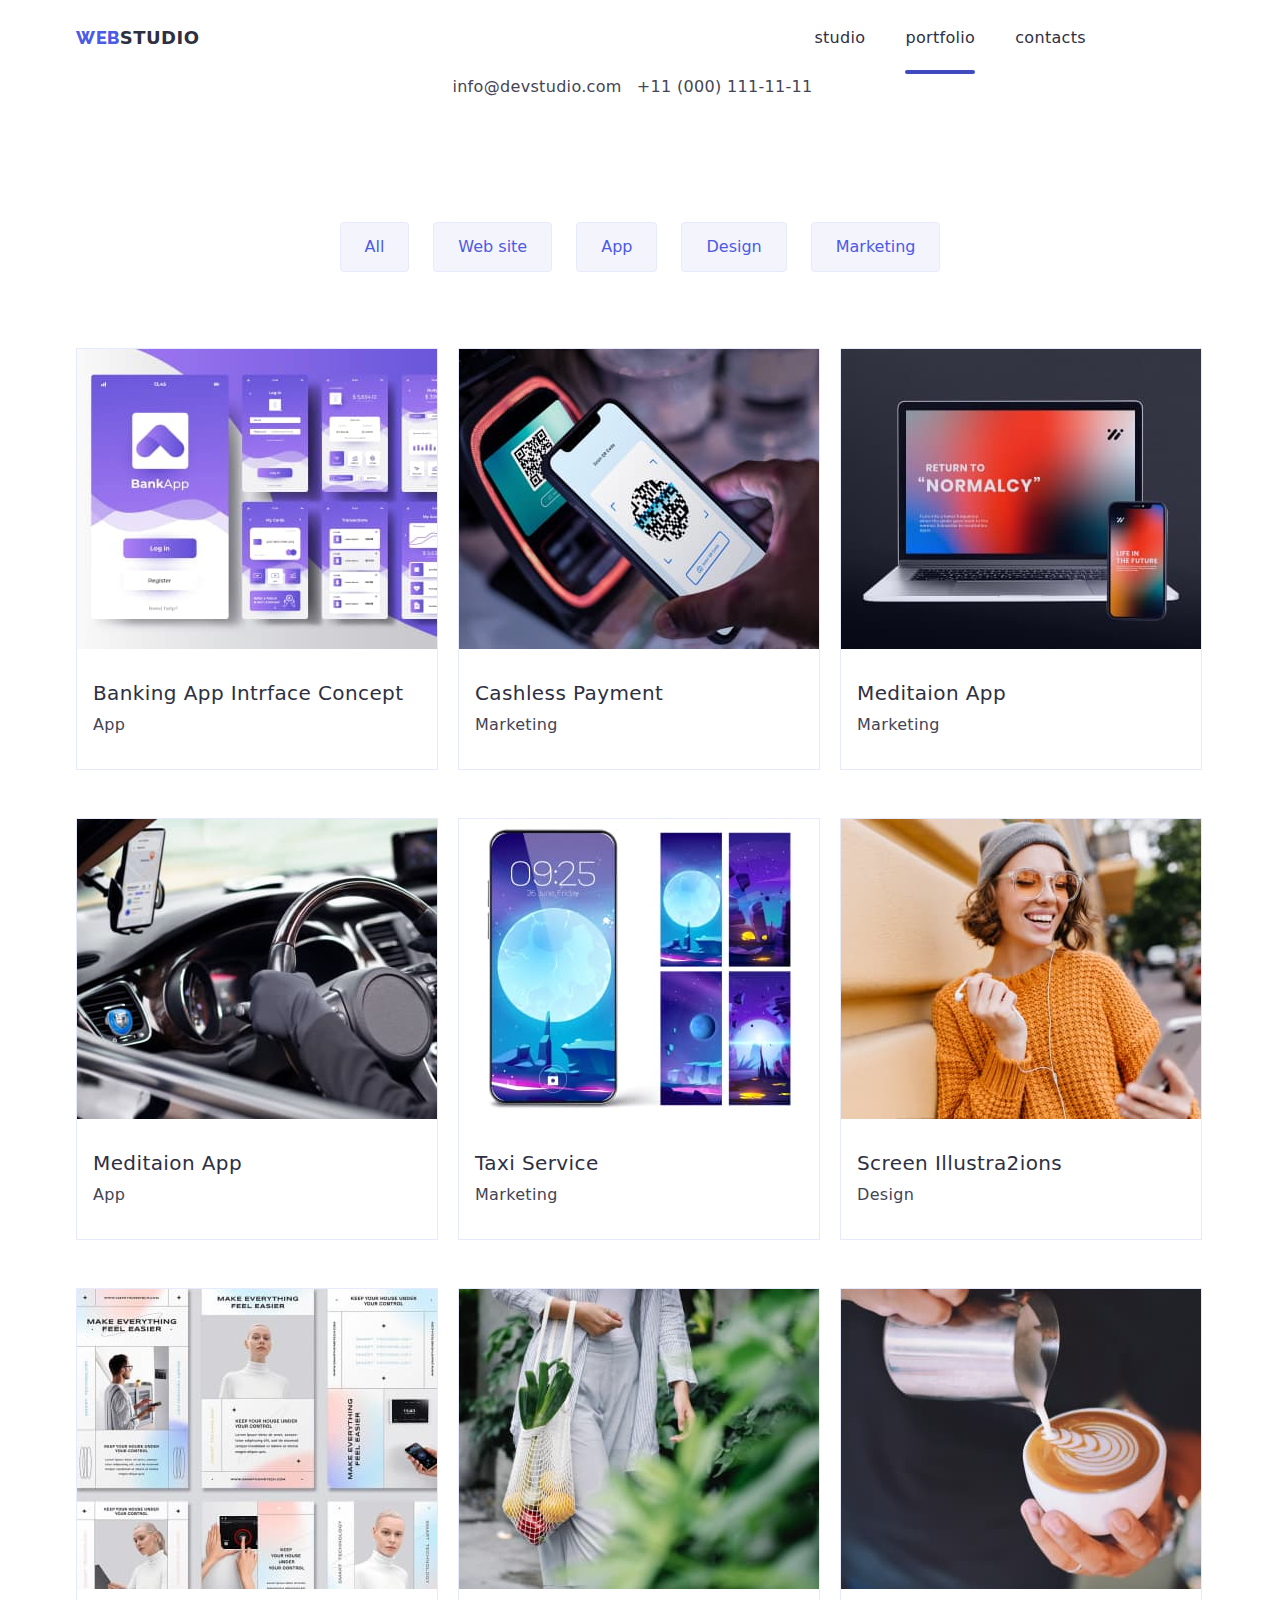
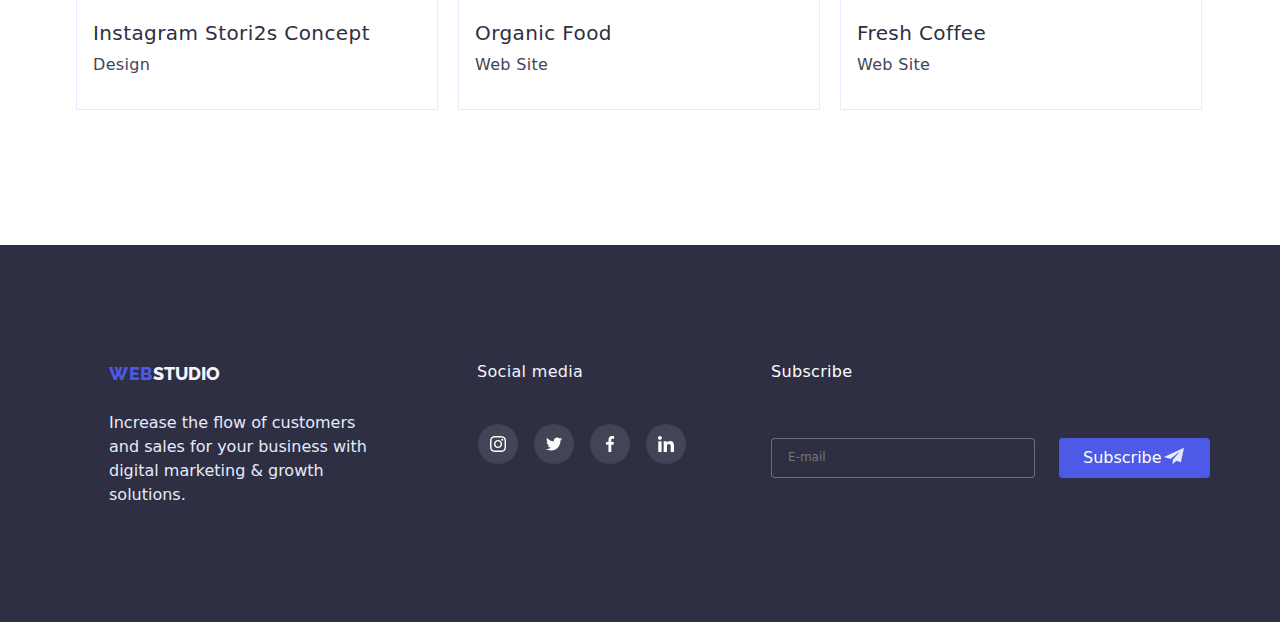
<file: portfolio.html>
<!DOCTYPE html>
<html lang="en">
<head>
    <meta charset="UTF-8">
    <meta http-equiv="X-UA-Compatible" content="IE=edge">
    <meta name="viewport" content="width=device-width, initial-scale=1.0">
    <title>Module 6</title>
    <link rel="preconnect" href="https://fonts.googleapis.com">
    <link rel="preconnect" href="https://fonts.gstatic.com" crossorigin>
    <link href="https://fonts.googleapis.com/css2?family=Raleway:wght@800&family=Roboto:wght@400;500&display=swap" rel="stylesheet">
    <link rel="stylesheet" href="https://cdn.jsdelivr.net/npm/modern-normalize@1.1.0/modern-normalize.min.css">   
    <link rel="stylesheet" href="./styles/styles.css">
 </head>
 <body>
 <header class="page-header">
    <div class="container page-header-container">
        <nav class="page-nav">
                <a class=" logo link" href=""><span class="logo-web">Web</span><span class="logo-header">studio</span></a>
        <ul class=" menu list">
            <li class="menu-item"><a class="menu-link  link" href="./index.html">studio</a></li>
            <li class="menu-item"><a class="menu-link activ link" href="">portfolio</a></li>
            <li class="menu-item"><a class="menu-link  link" href="">contacts</a></li>

        </ul>
        </nav>
        <ul class=" contact list">
            
            <li><a class=" contact-mail link" target="_blank" href="mailto:info@devstudio.com">info@devstudio.com</a></li>
                <li><a class=" contact-tel link" href="tel:+11(000)111-11-11">+11 (000) 111-11-11</a></li>
            
        </ul>
    </div>
 </header>
 <main>
  <section class="portfoolio-cection cection">
    <div class="container ">
      <!-- <h1>our works</h1> -->
     <ul class="list list-btn-container">

    <li><button class="list-btn" type="button">All</button></li>
    <li><button class="list-btn" type="button">Web site</button></li>
     <li><button class="list-btn" type="button">App</button></li>
     <li><button class="list-btn" type="button">Design</button></li>
     <li><button class="list-btn" type="button">Marketing</button></li>

       </ul> 

    <ul class="list portfolio-list">
      <li class="card list"><a href="" class="list-card">
       <div class="team-img-overley">
        <img width="360" height="300"src="./img/img1.jpg" alt="photo-1">
        <p class="overley">14 Stylish and User-Friendly App Design Concepts · Task Manager App ·
          Calorie Tracker App · Exotic Fruit Ecommerce App · Cloud Storage App</p>
       </div>        
        <div class="card-text"><h2 class=" portfolio-about-title">Banking App Intrface Concept</h2>
                  <p class="portfolio-about-text">App</p></div>          
                </a></li>
            <li class="card list"><a href="" class="list-card">
              <div class="team-img-overley">
                <img width="360" height="300"src="./img/img2.jpg" alt="photo-2">
                <p class="overley">14 Stylish and User-Friendly App Design Concepts · Task Manager App ·
                  Calorie Tracker App · Exotic Fruit Ecommerce App · Cloud Storage App</p>
               </div> 
                 <div class="card-text"><h2 class="portfolio-about-title">Cashless Payment</h2>
                <p class="portfolio-about-text">Marketing</p>
                </div>     
              </a></li>
                   <li class="card list "><a href="" class="list-card">
                    <div class="team-img-overley">
                      <img width="360" height="300"src="./img/img3.jpg" alt="photo-3">
                      <p class="overley">14 Stylish and User-Friendly App Design Concepts · Task Manager App ·
                        Calorie Tracker App · Exotic Fruit Ecommerce App · Cloud Storage App</p>
                     </div> 
               <div class="card-text"><h2 class="portfolio-about-title">Meditaion App</h2>
               <p class="portfolio-about-text">Marketing</p><p></p></div>
                     </a></li>
                      <li class="card list"><a href="" class="list-card">
                        <div class="team-img-overley">
                          <img width="360" height="300"src="./img/img4.jpg" alt="photo-4">
                          <p class="overley">14 Stylish and User-Friendly App Design Concepts · Task Manager App ·
                            Calorie Tracker App · Exotic Fruit Ecommerce App · Cloud Storage App</p>
                         </div> 
                         <div class="card-text"><h2 class="portfolio-about-title">Meditaion App</h2>
                           <p class="portfolio-about-text">App</p><p></p>
                          </div></a></li>
                            <li class="card list"><a href="" class="list-card">
                              <div class="team-img-overley">
                                <img width="360" height="300"src="./img/img5.jpg" alt="photo-5">
                                <p class="overley">14 Stylish and User-Friendly App Design Concepts · Task Manager App ·
                                  Calorie Tracker App · Exotic Fruit Ecommerce App · Cloud Storage App</p>
                               </div> 
               <div class="card-text"><h2 class="portfolio-about-title">Taxi Service</h2>
               <p class="portfolio-about-text">Marketing</p><p></p></div>
                 </a></li>
                             <li class="card list"><a href="" class="list-card">
                              <div class="team-img-overley">
                                <img width="360" height="300"src="./img/img6.jpg" alt="photo-6">
                                <p class="overley">14 Stylish and User-Friendly App Design Concepts · Task Manager App ·
                                  Calorie Tracker App · Exotic Fruit Ecommerce App · Cloud Storage App</p>
                               </div> 
               <div class="card-text"><h2 class="portfolio-about-title">Screen Illustra2ions</h2>
               <p class="portfolio-about-text">Design</p><p></p>
          </div>  </a></li>
                     <li class="card list"><a href="" class="list-card">
                      <div class="team-img-overley">
                        <img width="360" height="300"src="./img/img7.jpg" alt="photo-7">
                        <p class="overley">14 Stylish and User-Friendly App Design Concepts · Task Manager App ·
                          Calorie Tracker App · Exotic Fruit Ecommerce App · Cloud Storage App</p>
                       </div> 
               <div class="card-text"><h2 class="portfolio-about-title">Instagram Stori2s Concept</h2>
               <p class="portfolio-about-text">Design</p><p></p>
              </div>  </a></li>
                      <li class="card list"><a href="" class="list-card">
                        <div class="team-img-overley">
                          <img width="360" height="300"src="./img/img8.jpg" alt="photo-8">
                          <p class="overley">14 Stylish and User-Friendly App Design Concepts · Task Manager App ·
                            Calorie Tracker App · Exotic Fruit Ecommerce App · Cloud Storage App</p>
                         </div> 
               <div class="card-text"><h2 class="portfolio-about-title">Organic Food</h2>
               <p class="portfolio-about-text">Web Site</p><p></p>
                   </div>    </a></li>
                 <li class="card list"><a href="" class="list-card">
                  <div class="team-img-overley">
                    <img width="360" height="300"src="./img/img9.jpg" alt="photo-9">
                    <p class="overley">14 Stylish and User-Friendly App Design Concepts · Task Manager App ·
                      Calorie Tracker App · Exotic Fruit Ecommerce App · Cloud Storage App</p>
                   </div> 
               <div class="card-text"><h2 class="portfolio-about-title">Fresh Coffee</h2>
               <p class="portfolio-about-text">Web Site</p><p></p>
      </div>    </a></li>


            </ul></div>
  </section>
        
      
                     </main>
                                                  
                     <footer class="page-footer" >
                      <div class="container text-footer">
                        <div class="logo-text-footer">
                          <a class="logo-footer-blok link" href=""><span class="logo-web">Web</span><span class="logo-footer">Studio</span></a>
                        <p class="page-footer-text">
                          Increase the flow of customers and sales for your business with digital marketing & growth solutions.
                        </p> 
                        </div>
                        <div class=" social-list-footer ">
                      <p class="footer-text-tiam">Social media</p>
                      <ul class="social-foot list ">
                          <li class="social-list-item"><a href="" class="social-list-link social-footer">
                              <svg class="social-list-icon" width="16px";height="16px">
                                  <use href="./img/social/symbol-defs.svg#icon-instagram"> </use>
                              </svg>
                          </a></li>
                          <li class="social-list-item"><a href="" class="social-list-link social-footer">
                              <svg class="social-list-icon"width="16px";height="16px">
                                  <use href="./img/social/symbol-defs.svg#icon-twitter"></use>
                              </svg>
                          </a></li>
                          <li class="social-list-item"><a href="" class="social-list-link social-footer">
                              <svg class="social-list-icon" width="16px";height="16px">
                                  <use href="./img/social/symbol-defs.svg#icon-facebook"></use>
                              </svg>
                          </a></li>
                          <li class="social-list-item"><a href="" class="social-list-link social-footer">
                              <svg class="social-list-icon" width="16px";height="16px">
                                  <use href="./img/social/symbol-defs.svg#icon-linkedin"></use>
                              </svg>
                          </a></li>
                      </ul>
                        </div>

                        <div class="subscribe">
                          <p class="footer-subscribe">Subscribe</p>
                        <form class="footer-form">
                                              <input 
                                  type="email"
                                  name="user_email" 
                                  class="footer-form-input" 
                                  required
                                  placeholder="E-mail"
                                />
                                                   <button type="submit" class="modal-button-submit-footer">Subscribe <svg class="button-modal-icon" with="24" height="20">
                              <use href="./img/social/symbol-defs.svg#icon-Frame"></use>
                                          </svg>
                                          </button>
                               </form>
                       </div>
                      </div> 
                      
                           
                  </footer>
     </body>
</html>
</file>
<file: styles/styles.css>
:root{
    --primary-font:'Roboto',sans-serif ;
    --secondary-font:'Raleway',sans-serif;
    --primari-text-color:#2E2F42;
    --secondary-text-color:#434455;
    --primary-brend-color: #4D5AE5;
    --light-text-color: #F4F4FD;
    --accent-text-color:#E7E9FC;
    --header-idx:100;
    --modal-idx:1000;
    --transition:250ms cubic-bezier(0.4, 0, 0.2, 1); ;
    --transform: ;}

h1,h2,h3,p{
    margin-top:0;
    margin-bottom:0;
}
ul,ol{
    margin-top: 0;
    margin-bottom: 0;
    margin-left: 0;
   padding: 0; 
}
img{
    display: block;
    max-width: 100%;
    height: auto;
}
button{
    cursor: pointer;
}
.list {list-style: none;}
.link {text-decoration: none;}
.cection{
    padding-top: 120px;
    padding-bottom: 120px;
    max-width: 1576px;
    margin: 0,auto;
} 



/* header */






/*body
{font-family: var(--primary-font);
}
.container{
    width:1158px;
    margin-left:auto;
    margin-right:auto;
    padding-left: 15px;
    padding-right: 15px;
   
  
}

.page-header{
    display: block;
}
.page-header-container{
    display: flex;
    align-items: center;
    justify-content: space-between;
  

}*/

/* .logo{
    margin-right: 77px;
      padding-top: 24px;
    padding-bottom: 24px;
    transition-property: background-color;
transition-duration: 250ms;
transition-timing-function: cubic-bezier(0.4, 0, 0.2, 1);

} */
/*.page-nav{
    display: flex;
align-items: center;
 
  }
 

.menu {
display: flex;
align-items: center;
}
.menu-item:not(:last-child) {
    margin-right: 40px;

}
.menu-link.activ{
    position: relative;
}
.menu-link.activ::before {
       content:"";
    display:block;
    position:absolute;
        width:100%;
height: 4px;
bottom: 0;
left: 0;

    background: #404BBF;
    border-radius: 2px;}
    

.contact{
display:flex;
align-items: center;


}
.logo-web:hover,
.logo-web:focus{
    color:var(--primary-brend-color)
}


.menu-link{
font-weight: 500;
font-size: 16px;
line-height: 1.5;
letter-spacing: 0.02em;
color: var(--primari-text-color);

padding-top: 24px;
 padding-bottom: 24px;
 transition-property: background-color;
transition-duration: 250ms;
transition-timing-function: cubic-bezier(0.4, 0, 0.2, 1);

 }
.menu-link:hover,
.menu-link:focus{
    color:var(--primary-brend-color);
}

.menu-link:active{
    color: var(--primary-brend-color)
}
.contact-mail {
  font-size: 16px;
line-height: 1.5;
letter-spacing: 0.02em;
color: var(--secondary-text-color);
margin-right:40px ;
margin-left: auto;
transition-property: background-color;
transition-duration: 250ms;
transition-timing-function: cubic-bezier(0.4, 0, 0.2, 1);


}
.contact-mail:hover,
.contact-mail:focus{ 
    color: var(--primary-brend-color);}
.contact-tel{
    font-size: 16px;
    line-height: 1.5;
    letter-spacing: 0.02em;
    color: var(--secondary-text-color);
    transition-property: background-color;
transition-duration: 250ms;
transition-timing-function: cubic-bezier(0.4, 0, 0.2, 1);

}
.contact-tel:hover,
.contact-tel:focus{color: var(--primary-brend-color)
}
.logo{
    font-family: var(-secondary-font);
font-weight: 800;
font-size: 18px;
line-height: 1.5;
display: flex;
letter-spacing: 0.03em;
text-transform: uppercase;
color: var(--primari-text-color);
}
.logo-web{
    font-family: 'Raleway',sans-serif;
font-weight: 800;
font-size: 18px;
line-height: 1.17;
letter-spacing: 0.03em;
text-transform: uppercase;
    color: var(--primary-brend-color);
    
}



/*============ hero ===========*/






/* .hero{
    
    padding-top: 192px;
    padding-bottom: 192px;
    background-color: #2E2F42;
    background-image: linear-gradient(rgba(46, 47, 66, 0.7),rgba(46, 47, 66, 0.7)), url(../img/people-office.jpg);
    background-size: cover;
    background-position: center;
    background-repeat: no-repeat;
    
    
  
}
.page-hero{
   
    background-origin: padding-box;
    
}
.main-title{
    font-weight: 500;
    font-size: 56px;
    line-height: 1.07;  
    letter-spacing: 0.02em;
       color: #FFFFFF;
       width: 492px;
       text-align: center;
       margin: auto;
       margin-bottom: 64px;
       
    }
.modal-btn{
    font-family: inherit;
    font-weight: 500;
    font-size: 16px;
    line-height: 1.18;
    display: flex;
    align-items: center;
      letter-spacing: 0.04em;
    color: #FFFFFF;
background: #4D5AE5;
cursor: pointer;
border-radius: 4px;
border: none;
padding-top: 16px;
padding-left: 32px;
padding-bottom: 16px;
padding-right: 32px;
min-width: 160px;
margin:auto;
transition-property: background-color;
transition-duration: 250ms;
transition-timing-function: cubic-bezier(0.4, 0, 0.2, 1);


}

.modal-btn:hover,
.modal-btn:focus
{background-color: #404BBF;
    color: #FFFFFF;}
    .modal-btn:active{
        background-color: #404BBF}
 */






/* ----section2---- */






/* .cerv-list{
    display: flex;
}
.servis-list::before {
    display: block;
        content:"";
      height:112px;
    background-repeat: no-repeat;
background-position: center;
background-color: #F4F4FD;
    }
    .icon-antenna::before{
        background-image: url(../img/antenna.png)
    }
.icon-clock::before{
    background-image: url(../img/clock.png);
}
.icon-diagram::before{
    background-image:  url(../img/diagram.png);
}
.icon-astronaut::before{
    background-image: url(../img/astronaut.png);
}
.service-title{
font-weight: 500;
font-size: 20px;
line-height: 1.2;
letter-spacing: 0.02em;
margin-bottom: 8px;
color:var(--primari-text-color) ;
}

.servis-text{
font-size: 16px;
line-height: 1.5;
color: var(--secondary-text-color);
}
.servis-list:not(:last-child){
    margin-right: 24px;
}


.about{
    font-weight: 500;
font-size: 36px;
line-height: 1.1;
letter-spacing: 0.02em;
text-transform: capitalize;
color: var(--primari-text-color);
margin-bottom: 72px;
align-items: center;
text-align: center;
}
.about-doing {
    padding-top:0 ;
    padding-bottom: 120px;
}
.section-team{
background: #F4F4FD;

padding-bottom:120px;
flex-wrap: wrap;

}
.about-tiam:not(:last-child){
    margin-right: 24px;
}
.about-tiam{
    background-color: #FFFFFF;
        border-radius: 0px 0px 4px 4px;
   
}

 .about-work:not(:last-child){
    margin-right: 24px;}
    .list-work{
        padding-left: 0px;
    }
   
 

.about-title{
font-weight: 500;
font-size: 20px;
line-height: 1.2;
letter-spacing: 0.02em;
color:var(--primari-text-color);
margin-bottom: 8px;
text-align: center;

}
.about-text{
font-size: 16px;
line-height: 1.5;
letter-spacing: 0.02em;
color: var(--secondary-text-color);
text-align: center;
margin-bottom: 8px;}
.text-tiam{
    padding-top:32px ;
    padding-bottom:32px ;
}
.list{
    display:flex;
    padding-left: 0px;}
    .social-list{
        display: flex;
        justify-content: center;
        gap:24px;
    }

    .social-list-link{
        display: flex;
        justify-content: center;
        align-items: center;
            border-radius: 50%;
        background-color: #4D5AE5;
      
        width:100%; 
        height:100%;
        transition-property: background-color;
transition-duration: 250ms;
transition-timing-function: cubic-bezier(0.4, 0, 0.2, 1);

    }
    .social-list-link:hover,
    .social-list-link:focus{
        background-color: #404BBF;
    }
    .social-list-item{
        width:40px; 
        height:40px; 
    }
         .social-list-icon{
            fill: #FFFFFF;
            
    
         }   
         
         .list-customer{
            gap: 24px;
            display: flex;
            justify-content: center;
         
        }
        .icon-item{
            width:168px ;
            height:88px ;
        }
        
         .customer-list-link{
            display: flex;
            justify-content: center;
            align-items: center;
                        width: 100%;
                        height: 100%;
            color:#8E8F99 ;
            border: 1px solid #8E8F99;
border-radius: 4px; 
transition-property: color;
transition-duration: 250ms;
transition-timing-function: cubic-bezier(0.4, 0, 0.2, 1);}
        
 .icon-item-customer{
fill: currentColor;
                     }

  .customer-list-link:hover,
  .customer-list-link:focus{
        color: #404BBF;
        border-color:#404BBF ;
       }
        .customer-section{
            padding: top 130px; ;
            padding-bottom:120px ;
        } */






/* -----footer----- */






/* .page-footer{
    background: #2E2F42;
    padding-top: 100px;
    padding-bottom: 100px;
    padding-left: 0px;
              
}
.logo-footer-blok{

    margin-right: 77px;
    padding-bottom: 24px;
  
  line-height: 1.5;
  display: flex;
  letter-spacing: 0.03em;
  
}





.footer-text-tiam{
    font-size: 16px;
    line-height: 1.5;
    letter-spacing: 0.02em;
     margin-bottom: 16px;
    
                
}
.text-footer{
    display: flex;
}
.page-footer-text{
font-size: 16px;
line-height: 1.5;
width:264px;
color: var(--accent-text-color);}


.social-foot{
    display: flex;
    justify-content: center;
    gap:16px;
}
.social-list-footer{
          width: 210px;
          color: var(--light-text-color);
          margin-left: 120px; 
                    
}

.social-footer{
   display: flex;
   justify-content: center;
   gap:16px;
   background-color: #434455;
transition-property: background-color;
transition-duration: 250ms;
transition-timing-function: cubic-bezier(0.4, 0, 0.2, 1);

}


.social-footer:hover,
.social-footer:focus{
    background-color: #31D0AA;
}
.subscribe{
    display: block;
    margin-left: 80px;
}
.footer-subscribe{
    width: 100%;
    height: 24px;
    display: flex;
        font-size: 16px;
    line-height: 1.5;
    letter-spacing: 0.02em;
    margin-bottom: 16px;
         color:  #FFFFFF;
    }
   .footer-form{
display: flex;
gap: 24px;
    height: 40px;
     }
     .footer-form-input{
        width: 264px;
     background-color: #2E2F42;
    padding-left: 16px;
    color: #E7E9FC;
     outline: none;
    border: 1px solid rgba(255, 255, 255, 0.3);
    border-radius: 4px;
    font-size: 12px;

}
.modal-button-submit-footer{
    background-color: #4D5AE5;
  border: none;
  border-radius: 4px;
  font-family: inherit;
    font-weight: 500;
    font-size: 16px;
    line-height: 1.5;
    display: flex;
    padding-left: 24px;
    gap: 16px;
padding-top: 8px;
padding-right: 24px;
padding-bottom: 8px;    
            color: #FFFFFF;
cursor: pointer;
height: 40px;
transition-property: background-color;
transition-duration: 250ms;
transition-timing-function: cubic-bezier(0.4, 0, 0.2, 1);
   
}*/
.button-modal-icon{
    fill: #E7E9FC;
   width:24px;
   height: 20px;
  
       }
       .modal-button-submit-footer:hover,
       .modal-button-submit-footer:focus
       {
        background-color: #404BBF;
           color: #FFFFFF;} 
           
           



/* page portfolio */





 /*.page-header::after {
   
        content:"";
        display:block;
        width:100% ;
        border-bottom: 1px solid #E7E9FC;
           box-shadow: 0px 2px 1px rgba(46, 47, 66, 0.08), 0px 1px 1px rgba(46, 47, 66, 0.16), 0px 1px 6px rgba(46, 47, 66, 0.08);   
             background-image: linear-gradient( rgba(46, 47, 66, 0.08), 0px 1px 1px rgba(46, 47, 66, 0.16), 0px 1px 6px rgba(46, 47, 66, 0.08));
    }
*/

.portfoolio-cection{
    padding-top: 108px; 
       padding-bottom: 120px;
      
    }
    .cection-conteiner{
        padding-left: 0;
        padding-right: 0;
    }
.list-btn{
    font-family: inherit;
    font-weight: 500;
    font-size: 16px;
    line-height: 1.5;
        color: var(--primary-brend-color);
    background: #F4F4FD;
    align-items: center;
    border-radius: 4px;
padding-top: 12px;
padding-bottom: 12px;
padding-left: 24px;
padding-right: 24px;

border: 1px solid #E7E9FC;
border-radius: 4px;
transition-property: background-color;
    transition-duration: 250ms;
    transition-timing-function: cubic-bezier(0.4, 0, 0.2, 1);

}
    .list-btn-container{
       display: flex;
             justify-content:center;
              margin-bottom: 76px;
              column-gap: 24px;
                     
          }
    
    

 .list-btn:hover,
.list-btn:focus{
    color: #FFFFFF;
    background-color: #4D5AE5; 
    cursor: pointer;
}/*
.logo-header{
    font-family: 'Raleway',sans-serif;
font-weight: 800;
font-size: 18px;
line-height: 1.17;
letter-spacing: 0.03em;
text-transform: uppercase;
color: var(--primari-text-color);
}*/


        .portfolio-about-title{
             font-weight: 500;
            font-size: 20px;
            line-height:1.2;
            letter-spacing: 0.02em;
            color: var(--primari-text-color);
           
        
        }
        .portfolio-about-text{
            font-size: 16px;
            line-height: 1.5;
            letter-spacing: 0.02em;
            color: var(--secondary-text-color);
            padding-top: 8px;
        }/*
        
            
              
.logo-footer{
                font-family: 'Raleway',sans-serif;
                 font-weight: 800;
                font-size: 18px;
                line-height: 1.17;      
                letter-spacing: 0.03em;
                text-transform: uppercase;            
                color: var(--light-text-color)
                 
                
            }*/
            
.portfolio-list{
    display: flex;
    flex-wrap:wrap;
column-gap: 20px;
row-gap: 48px;
padding-left: 0px;



}

  .list-card{
    display: block;
    text-decoration: none;
  } 

.card{
border: 1px solid #E7E9FC;
}



 .list-card:hover,
 .list-card:focus{                
cursor: pointer;
box-shadow: 0px 1px 6px rgba(46, 47, 66, 0.08), 0px 1px 1px rgba(46, 47, 66, 0.16), 0px 2px 1px rgba(46, 47, 66, 0.08);
        }
.card-text{
padding-top: 32px;
padding-bottom: 32px;
padding-left: 16px;
        }
 .footer-portfolio{
            background: #2E2F42;}
            
          
            .overley{
                left: 0;
                top: 0;
                position: absolute;
                color: #F4F4FD;
                overflow: auto;
                font-size: 14px;
                padding-top: 40px;
                padding-left: 32px;
                padding-bottom: 10px;
                padding-right: 32px;
                background-color: rgba(77, 90, 229, 1);
                width: 100%;
                height:100%;
                transform: translate(0,100%);
                transition:transform 250ms cubic-bezier(0.4, 0, 0.2, 1);

                font-family: 'Roboto';
                font-style: normal;
                font-weight: 400;
                font-size: 16px;
                line-height: 24px;
                letter-spacing: 0.02em;
            }  
            .team-img-overley{
                position: relative;
                overflow: hidden;
            }
            .list-card:hover .overley,
            .list-card:focus .overley{
                transform: translate(0, 0);
            } 
/* modal icon */


 .btn-backdrop{
position: absolute;
top: 24px;
right: 24px;

    width: 24px;
    height: 24px;
  display:flex;
  align-items: center;
  justify-content: center;
  background: #E7E9FC;
  border: 1px solid rgba(0, 0, 0, 0.1); 
  border-radius: 50%;
   

}
.backdrop{
    position:fixed;
    z-index:var(--modal-idx);
    top: 0;
    left: 0;
    width: 100%;
    height: 100%;
    background-color:rgba(0, 0, 0, 0.12);
   
   transition:visibility 800ms ease,
   opacity 800ms ease;
   
  
}
@media screen and (min-width:320px){
    .modal{
        position: absolute;
        top: 50%;
        left: 50%;
        transform: translate(-50%, -50%);
        padding: 20px;
        max-width:calc(100% - 60px);
         border-radius: 4px;
        background-color: #f4f4fd;
       
     
    }
}
 
 .modal{
    position: absolute;
    top: 50%;
    left: 50%;
    transform: translate(-50%, -50%);
    padding: 24px;
    width:392px;
    border-radius: 4px;
    background-color: #f4f4fd;
    height: 600px; 
    max-height: 90vh; 
    overflow-y: scroll;
 
} 
.backdrop.is-hidden{
visibility: hidden;
opacity: 0;
pointer-events: none;
}



.btn-backdrop:hover,
.btn-backdrop:focus{
background-color: #4D5AE5;
}

.modal-icon:hover,
.modal-icon:focus{
    fill: #E7E9FC;
} 

/* modal form */

 .text-form{
    display: flex;
    justify-content: center;
    font-weight: 500;
    font-family:var(  --primary-font) ;
font-size: 16px;
line-height: 1.5;
letter-spacing: 0.02em;
color: var(--primari-text-color);
  padding-top: 40px;

}

.modal-form{
    display: flex;
    flex-direction: column;
   
    
}
.modal-form-input{
    width: 100%;
    height: 40px;
    border: 1px solid rgba(33, 33, 33, 0.2);
    border-radius: 4px;
    padding-left: 38px;
    transition: border-color var(--transition) ;
}
.modal-form-input:focus + .modal-form-input-icon{
    fill: #4D5AE5;
}
.modal-form-input:focus{
    outline: none;
    border-color:#4D5AE5 ;
}
.modal-form-input-deck{
    display: block;
    font-family: var(--primary-font);
 color: #8E8F99;
font-size: 12px;
margin-bottom:4px;
}
.modal-form-fild{
    margin-top: 8px;
}
.modal-form-input-wrapper{
    display: block;
    position: relative;
}
.modal-form-input-icon{
display: block;
position: absolute;
height: 18px;
top: 50%;
left: 19px;
transform:translateY(-50%) ;
transition: fill var(--transition) ;
}
.modal-form-message{
        resize: none;
    width: 100%;
    height: 120px;
    padding: 8px 16px;
    transition: border-color var(--transition) ;
    border: 1px solid rgba(33, 33, 33, 0.2);
    border-radius: 4px; 
    margin-bottom: 16px;
    font-size: 12px;
}
.modal-form-message:focus{
    outline: none;
    border-color:#4D5AE5;}

    .modal-form-check-desk::before {
    
        display: block;
         width: 18px;
        height: 18px;
        content:"";
        border:1.25px solid #2E2F42;
        cursor: pointer;
        border-radius:2px; 
        margin-right: 8px;
        font-size: 12px;
              
    }
    .modal-form-check:checked + .modal-form-check-desk::before{
   background-color: #404BBF;
   background-image:url( ../img/social/property-click.svg ) ;
    }

    .modal-form-check:focus + .modal-form-check-desk::before{
       outline: 1.25px solid #4D5AE5;
            }

            .modal-form-check-desk{
                display: flex;
                align-items: center;
                font-size: 12px;
                margin-bottom: 24px;
                
                
            }
    .visually-hiden{
        position: absolute;
        width: 1px;
        height: 1px;
        margin: -1px;
        padding: 0;
        overflow: hidden;
        border: 0;
        clip: rect(0 0 0 0);

    }
    .modal-form-submit{
         font-family: inherit;
    font-weight: 500;
    font-size: 16px;
    line-height: 1.18;
        align-items: center;
      letter-spacing: 0.04em;
    color: #FFFFFF;
background: #4D5AE5;
cursor: pointer;
border-radius: 4px;
border: none;
padding-top: 16px;
padding-left: 32px;
padding-bottom: 16px;
padding-right: 32px;
min-width: 160px;
margin:auto;
transition-property: background-color;
transition-duration: 250ms;
transition-timing-function: cubic-bezier(0.4, 0, 0.2, 1);
   
    }
    .modal-form-submit:hover,
.modal-form-submit:focus
{background-color: #404BBF;
    color: #FFFFFF;}
    .modal-btn:active{
        background-color: #404BBF
    }
    .link-policy{
        color: #4D5AE5;
    } 


.img{
    display: block;
    max-width: 100%;
    height: auto;
}





    /* mobile style */

    
     
    

   


    @media screen and (min-width:480px){
        .container{
             min-width: 320px;
            max-width: 480px;
            padding-top: 15px;
            padding-bottom: 15px;
            margin-left: auto;
            margin-right: auto;
           
        } 
        
        
    } 
   

    @media screen and (max-width:767px){
       
        li {list-style: none;}
        
        .menu{
            display: none;
        }   
    
        .contact{
            display: none;
           
        }
    .menu-toggle{
        border: none;
        background-color: #FFFFFF;
    }  

   
        .mobile-menu-open{
            background-color: transparent;
            border-radius: none;
            padding: 0;
            line-height: 0;
        }
        
        .mobile-menu{
        overflow: auto;
            position: fixed;
            width: 100vw;
            height: 100vh;
            z-index: 999;
            top: 0;
            left: 0;
            padding: 40px;
                        background-color:white;
                     opacity: 0;
            visibility: hidden;
            pointer-events: none;
            transition: opacity 500ms linear, visibility 500ms linear;
       
        }
        .mobile-menu-close-btn{
            position: absolute;
            top: 24px;
            right: 24px;
            background-color: transparent;
            border: none;
            padding: 0;
            line-height: 0;
        
        }
         .mobile-menu-container{
            display: flex;
       flex-direction: column;
      height: 100%;
      width: 100%;
      padding-top: 80px;
              
        
        } 
        .mob-soc-contact{
            margin-top: auto;
        }
        .mobile-menu.is-open{
            opacity: 1;
            visibility: visible;
            pointer-events: auto;
            
        }
 
  
       
        .mob-menu-item{
                        font-family: 'Roboto';
font-style: normal;
font-weight: 700;
font-size: 36px;
line-height: 40px;
letter-spacing: 0.02em;
text-transform: capitalize;
color: #2E2F42;

        }
        .mob-menu-item:hover,
        .mob-menu-item:focus{
            color:var(--primary-brend-color);
        }
        .mob-menu-item:not(:last-child){
            padding-bottom: 40px;
        }
           .mob-soc-contact{
            margin-bottom: 48px;
                        
           } 
         
           .contact-tel{
            font-family: 'Roboto';
font-style: normal;
font-weight: 600;
font-size: 36px;
line-height: 40px;
color: #4D5AE5;
           }
           .contact-tel-item:not(:last-child){
            padding-bottom: 40px;
           }
           .contact-tel:hover,
           .contact-tel:focus{
            color: var(--primary-brend-color)
}
           .contact-mail{
            font-family: 'Roboto';
font-style: normal;
font-weight: 500;
font-size: 20px;
line-height: 24px;
color: #434455;
           } 
           .contact-mail:hover,
           .contact-mail:focus{ 
    color: var(--primary-brend-color);}

    .social-list.social-list-mobile {
        display: flex;
         justify-content: left;
          gap: 56px;
      }
      

        
        .social-list-link{
            display: flex;
            justify-content: center;
            align-items: center;
                border-radius: 50%;
            background-color: #4D5AE5;
          
            width:100%; 
            height:100%;
            transition-property: background-color;
    transition-duration: 250ms;
    transition-timing-function: cubic-bezier(0.4, 0, 0.2, 1);
    
        }
        .social-list-link:hover,
        .social-list-link:focus{
            background-color: #404BBF;
        }
        .social-list-item{
            width:40px; 
            height:40px; 
        }
             .social-list-icon{
                fill: #FFFFFF;
             } 
             

    .page-header-container{
        display:flex;
        align-items: center;
        justify-content: space-between;
        width: 100%;
    }
    .page-header{
        display: flex;
        align-items: center;
        padding-right: 15px;
        padding-left: 15px;
      
    }
 
    .logo{
        margin-right: 77px;
          padding-top: 24px;
        padding-bottom: 24px;
        transition-property: background-color;
    transition-duration: 250ms;
    transition-timing-function: cubic-bezier(0.4, 0, 0.2, 1);
    
  
    
        font-family: var(-secondary-font);
    font-weight: 800;
    font-size: 18px;
    line-height: 1.5;
    display: flex;
    
    text-transform: uppercase;
    color: var(--primari-text-color);
    }
    .logo-web{
        font-family: 'Raleway',sans-serif;
    font-weight: 800;
    font-size: 18px;
    line-height: 1.5;
    
    text-transform: uppercase;
        color: var(--primary-brend-color);}
        .logo-footer{
            font-family: 'Raleway',sans-serif;
             font-weight: 800;
            font-size: 18px;
            line-height: 1.5;      
            letter-spacing: 0.03em;
            text-transform: uppercase;            
            color: var(--light-text-color)
             
            
        }
   

        .service-title{
            font-family: 'Roboto';
            font-style: normal;
            font-weight: 700;
            font-size: 36px;
            line-height: 1.2;
            text-align: center;
            letter-spacing: 0.02em;
            text-transform: capitalize;
                   
            color: #2E2F42;
        text-align: center;  
        margin: auto;
        }
            
            .servis-text{
                font-family: 'Roboto';
                font-style: normal;
                font-weight: 500;
                font-size: 16px;
                line-height: 1.5;  
                letter-spacing: 0.02em;                             
                color: #434455;
           padding-top: 8px;
        
        
        }.cerv-list{
            padding-left: 15px;
            padding-right: 15px;
        }
        .service{
            display: flex;
            flex-wrap: wrap;
          column-gap: 24px; 
          justify-content: center; 
        }
        
       .servis-list:not(:last-child){
            margin-bottom: 72px;}
   
   
            .hero{
    
                padding-top: 112px;
                padding-bottom: 112px;
                background-color: #2E2F42;
                  background-image: linear-gradient(rgba(46, 47, 66, 0.7),rgba(46, 47, 66, 0.7)), url(../img/webstudio/01_mobile/hero-bg-mobile.jpg);
                background-size: cover;
                background-position: center;
                background-repeat: no-repeat;
                
                
              
            }
            .main-title{
font-family: 'Roboto';
font-style: normal;
font-weight: 700;
font-size: 36px;
line-height: 1.2;
text-align: center;
letter-spacing: 0.02em;
text-transform: capitalize;
color: #FFFFFF;
margin-bottom:  88px;}
        
             @media screen and (min-device-pixel-ratio: 2),
      (min-resolution: 192dpi),
      (min-resolution: 2dppx){
        .hero{
            background-image:linear-gradient(rgba(46, 47, 66, 0.7),rgba(46, 47, 66, 0.7)), url(../img/webstudio/01_mobile/hero-bg-mobile@2x.jpg);
        }
      }
     /* @media screen and (min-width:481px)
      {
        .hero{
            background-image:linear-gradient(rgba(46, 47, 66, 0.7),rgba(46, 47, 66, 0.7)), url(../img/webstudio/02_tablet/hero-bg-tablet.jpg);
        }
      }      
      
      @media screen and (min-width:481px) and (min-device-pixel-ratio: 2),
      (min-resolution: 192dpi),
      (min-resolution: 2dppx)
      {
        .hero{
            background-image:linear-gradient(rgba(46, 47, 66, 0.7),rgba(46, 47, 66, 0.7)),url(../img/webstudio/02_tablet/hero-bg-tablet@2x.jpg);
        }
      } 
      .page-hero{
               
                background-origin: padding-box;
                
            } */

            .about-doing {
                display: none;
            }
            
        }
       
    
    
    
      
    
        
            
             
               
             
                @media screen and (max-width:767px){
                    
                    .modal{
                        position: absolute;
                        top: 50%;
                        left: 50%;
                        transform: translate(-50%, -50%);
                        padding: 24px;
                        width:392px;
                        
                        border-radius: 4px;
                        background-color: #f4f4fd;
                        height: 600px; 
                        max-height: 90vh; 
                        overflow-y: scroll;
                     
                    }
                    .about-title{
                        font-weight: 500;
                        font-size: 20px;
                        line-height: 1.2;
                        letter-spacing: 0.02em;
                        color:var(--primari-text-color);
                        margin-bottom: 8px;
                        text-align: center;
                        
                        }
                        .about-text{
                        font-size: 16px;
                        line-height: 1.5;
                        letter-spacing: 0.02em;
                        color: var(--secondary-text-color);
                        text-align: center;
                        margin-bottom: 8px;}
                        .text-tiam{
                            padding-top:32px ;
                            padding-bottom:32px ;
                        }
                        .social-list{
                            display: flex;
                            justify-content: center;
                              gap: 24px;
                            
                        
                        }
                        .about{
                            font-weight: 700;
                        font-size: 36px;
                        line-height: 1.1;
                        letter-spacing: 0.02em;
                        text-transform: capitalize;
                        color: var(--primari-text-color);
                        margin-bottom: 72px;
                        align-items: center;
                        text-align: center;
                        }
                        .tiam-card{
                            display: flex;
                            flex-wrap: wrap;
                            justify-content: center;
                            gap: 72px;
                        }
            
                        .section-team{
                            background: #F4F4FD;
                            
                            padding-bottom:120px;
                            display: flex;
                            padding-left: 15px;
                            padding-right: 15px;
                            }
                           
                            .about-tiam:not(:last-child){
                                margin-right: 24px;
                            }
                            .about-tiam{
                                background-color: #FFFFFF;
                                    border-radius: 0px 0px 4px 4px;
                               
                            }
                           
                            .list-customer{
                                gap: 24px;
                                display: flex;
                                flex-wrap: wrap;
                                justify-content: center;
                             
                            }
                            .icon-item{
                                width:168px ;
                                height:88px ;
                            }
                            
                             .customer-list-link{
                                display: flex;
                                justify-content: center;
                                align-items: center;
                                            width: 100%;
                                            height: 100%;
                                color:#8E8F99 ;
                                border: 1px solid #8E8F99;
                    border-radius: 4px; 
                    transition-property: color;
                    transition-duration: 250ms;
                    transition-timing-function: cubic-bezier(0.4, 0, 0.2, 1);}
                            
                     .icon-item-customer{
                    fill: currentColor;
                                         }
                    
                      .customer-list-link:hover,
                      .customer-list-link:focus{
                            color: #404BBF;
                            border-color:#404BBF ;
                           }
                            .customer-section{
                                padding: top 130px; ;
                                padding-bottom:120px ;
                                padding-left: 15px;
                                padding-right: 15px;
                            }  
                            
                            .page-footer{
                               
                                background: #2E2F42;
                                padding-top: 100px;
                                padding-bottom: 100px;
                                padding-left: 15px;
                                padding-right: 15px;
                                          
                            }
                            .logo-text-footer{
                                display: block;
                                align-items: center;
                            }
                            .logo-footer-blok{
                          padding-bottom: 24px;
                           line-height: 1.5;
                              display: flex;
                              justify-content: center;
                              letter-spacing: 0.03em;
                              
                            }
                            
                            
                            
                            
                            
                            .footer-text-tiam{
                                display: flex;
                                justify-content: center;
                                font-size: 16px;
                                line-height: 1.5;
                                letter-spacing: 0.02em;
                                 margin-bottom: 16px;
                                
                                            
                            }.text-footer{
                                
                                justify-content: center;
                                padding-left: 15px;
                                padding-right: 15px;
                            }
                               .page-footer-text{
                                display:flex;
                              justify-content: center;
            
                                
                            font-size: 16px;
                            line-height: 1.5;
                           
                            
                            margin-bottom: 72px;
                            color: var(--accent-text-color);}
                            
                            
                            .social-foot{
                                display: flex;
                                justify-content: center;
                                gap:16px;
                            }
                            .social-list-footer{
                              display: block;
                              justify-content: center;
                                
                                     
                                      color: var(--light-text-color);
                                      
                                      padding-bottom: 72px; 
                                                
                            }
                            
                            .social-footer{
                              
                               gap:16px;
                               background-color: #434455;
                            transition-property: background-color;
                            transition-duration: 250ms;
                            transition-timing-function: cubic-bezier(0.4, 0, 0.2, 1);
                            
                            }
                            
                            
                            .social-footer:hover,
                            .social-footer:focus{
                                background-color: #31D0AA;
                            }
                            .subscribe{
                                display: flex;
                                flex-wrap: wrap;
                                justify-content: center;
                                gap: 24px;
                               
                               
                               
                            }

                            
                            


                            .subscribe-form{
                             display: flex;
                              flex-direction: column;
                               gap: 24px;
                               width: 100%;
                               margin-left: 15px;
                               margin-right: 15px;
                            }
                            .footer-subscribe{
                                
                                width: 100%;
                                height: 24px;
                                display: flex;
                                justify-content: center;
                                    font-size: 16px;
                                line-height: 1.5;
                                letter-spacing: 0.02em;
                                margin-bottom: 16px;
                                     color:  #FFFFFF;
                                }
                               .footer-form{
                               
                            display: flex;
                           flex-wrap: wrap;
                            justify-content: center;  
                                                
                           height: 40px;
                          
                         
                           
                                 }
                                 .footer-form-input{
                                  
                                 background-color: #2E2F42;
                                padding-left: 16px;
                                color: #E7E9FC;
                                 outline: none;
                                border: 1px solid rgba(255, 255, 255, 0.3);
                                border-radius: 4px;
                                font-size: 12px;
                            width: 100%;
                            }
                            .modal-button-submit-footer{
                                background-color: #4D5AE5;
                              border: none;
                              border-radius: 4px;
                              font-family: inherit;
                                font-weight: 500;
                                font-size: 16px;
                                line-height: 1.5;
                                display: flex;
                                 padding-left: 24px;
                               margin: auto;
                            padding-top: 8px;
                            padding-right: 24px;
                            padding-bottom: 8px;    
                                        color: #FFFFFF;
                            cursor: pointer;
                            height: 40px;
                            transition-property: background-color;
                            transition-duration: 250ms;
                            transition-timing-function: cubic-bezier(0.4, 0, 0.2, 1);
                               
                            }
                            .button-modal-icon{
                                fill: #E7E9FC;
                               width:24px;
                               height: 20px;
                              
                                   }
                                   .modal-button-submit-footer:hover,
                                   .modal-button-submit-footer:focus
                                   {
                                    background-color: #404BBF;
                                       color: #FFFFFF;}
                
                                      
                                    
                                            
                                           
                                     
                                    }
            
    
    
   
    
    
    
    
    
      
        

        
        .modal-btn{
            font-family: inherit;
            font-weight: 500;
            font-size: 16px;
            line-height: 1.18;
            display: flex;
            align-items: center;
              letter-spacing: 0.04em;
            color: #FFFFFF;
        background: #4D5AE5;
        cursor: pointer;
        border-radius: 4px;
        border: none;
        padding-top: 16px;
        padding-left: 32px;
        padding-bottom: 16px;
        padding-right: 32px;
        min-width: 160px;
        margin:auto;
        transition-property: background-color;
        transition-duration: 250ms;
        transition-timing-function: cubic-bezier(0.4, 0, 0.2, 1);
        
        
        }
        
        .modal-btn:hover,
        .modal-btn:focus
        {background-color: #404BBF;
            color: #FFFFFF;}
            .modal-btn:active{
                background-color: #404BBF}

               
            







    @media screen and (min-width:768px){
       
        .list {list-style: none;}
        .link {text-decoration: none;}
         .mobile-menu{
        display: none;}
        .mobile-menu-open{
            display: none;}
        .container{
            max-width: 768px;
            padding-left: 15px;
            padding-right: 15px;
            margin: 0 auto;
            
           
            } 
            
            .menu-toggle{
                display: none;
            }
            
            .page-nav{
                
                display: flex;
               justify-content: center;
               
            }
            .logo{
                margin-right: 77px;
                  padding-top: 24px;
                padding-bottom: 24px;
                transition-property: background-color;
            transition-duration: 250ms;
            transition-timing-function: cubic-bezier(0.4, 0, 0.2, 1);
            
          
            
                font-family: var(-secondary-font);
            font-weight: 800;
            font-size: 18px;
            line-height: 1.5;
            display: flex;
            letter-spacing: 0.03em;
            text-transform: uppercase;
            color: var(--primari-text-color);
            }
            .logo-web{
                font-family: 'Raleway',sans-serif;
            font-weight: 800;
            font-size: 18px;
            line-height: 1.5;
            letter-spacing: 0.03em;
            text-transform: uppercase;
                color: var(--primary-brend-color);}
            .menu{
                display: flex;
                align-items: center;
                margin-right: 118px;
            }
            .menu-item:not(:last-child) {
                margin-right: 40px;}

            .menu-link{
                font-weight: 500;
                font-size: 16px;
                line-height: 1.5;
                letter-spacing: 0.02em;
                color: var(--primari-text-color);
                
                padding-top: 24px;
                 padding-bottom: 24px;
                 transition-property: background-color;
                transition-duration: 250ms;
                transition-timing-function: cubic-bezier(0.4, 0, 0.2, 1);
                
                 }
                 .menu-link:hover,
.menu-link:focus{
    color:var(--primary-brend-color);
}

.menu-link:active{
    color: var(--primary-brend-color)
}
                .page-header-container{
                    padding-top: 0;
                    padding-bottom: 0;
                }

                .menu-link.activ{
                    position: relative;
                }
                .menu-link.activ::before {
                       content:"";
                    display:block;
                    position:absolute;
                        width:100%;
                height: 4px;
                bottom: -3px;
                left: 0;
                
                    background: #404BBF;
                    border-radius: 2px;}
    .contact{
        padding-right: 15px;
        display: flex;
       flex-direction: column;
       justify-content: center;
       
      
    }
               
    .contact-mail {
        font-size: 16px;
      line-height: 1.5;
      letter-spacing: 0.02em;
      color: var(--secondary-text-color);
      transition-property: background-color;
      transition-duration: 250ms;
      transition-timing-function: cubic-bezier(0.4, 0, 0.2, 1);
      
      
      }
      .contact-mail:hover,
      .contact-mail:focus{ 
          color: var(--primary-brend-color);}
      .contact-tel{
          font-size: 16px;
          line-height: 1.5;
          letter-spacing: 0.02em;
          color: var(--secondary-text-color);
          transition-property: background-color;
      transition-duration: 250ms;
      transition-timing-function: cubic-bezier(0.4, 0, 0.2, 1);
      
      }
      .contact-tel:hover,
      .contact-tel:focus{color: var(--primary-brend-color)
      }
      .hero{
    
        padding-top: 112px;
        padding-bottom: 108px;
        background-color: #2E2F42;
         background-image: linear-gradient(rgba(46, 47, 66, 0.7),rgba(46, 47, 66, 0.7)), url(../img/webstudio/02_tablet/hero-bg-tablet.jpg);
        background-size: cover;
        background-position: center;
        background-repeat: no-repeat;
        
        
      
    }
    @media screen and (min-device-pixel-ratio: 2),
    (min-resolution: 192dpi),
    (min-resolution: 2dppx){
      .hero{
          background-image:linear-gradient(rgba(46, 47, 66, 0.7),rgba(46, 47, 66, 0.7)), url(../img/webstudio/02_tablet/hero-bg-tablet@2x.jpg);
      }
    }
    .main-title{
        font-weight: 500;
        font-size: 56px;
        line-height: 1.07;  
        letter-spacing: 0.02em;
           color: #FFFFFF;
           width: 492px;
           text-align: center;
           margin-bottom: 88px;
           margin-left: auto;
           margin-right: auto;
          
           
        }
    .service-title{
        font-family: 'Roboto';
font-style: normal;
font-weight: 700;
font-size: 36px;
line-height: 1.2;
letter-spacing: 0.02em;
text-transform: capitalize;
color: #2E2F42;
        }
        
        .servis-text{
            font-weight: 500;
        font-size: 16px;
        line-height: 1.5;
        color: var(--secondary-text-color);
        }
       
             .about{
        font-weight: 500;
    font-size: 36px;
    line-height: 1.1;
    letter-spacing: 0.02em;
    text-transform: capitalize;
    color: var(--primari-text-color);
    margin-bottom: 72px;
    align-items: center;
    text-align: center;
    }
    .about-title{
        font-weight: 500;
        font-size: 20px;
        line-height: 1.2;
        letter-spacing: 0.02em;
        color:var(--primari-text-color);
        margin-bottom: 8px;
        text-align: center;
        
        }
    .section-team{
    background: #F4F4FD;
    padding-bottom:120px;
    

    
    }
    
    .about-tiam{
          background-color: #FFFFFF;
            border-radius: 0px 0px 4px 4px;
       
    }
    .about-text{
        font-size: 16px;
        line-height: 1.5;
        letter-spacing: 0.02em;
        color: var(--secondary-text-color);
        text-align: center;
        margin-bottom: 8px;}
        .text-tiam{
            padding-top:32px ;
            padding-bottom:32px ;
        }
    .tiam-card{
        display: flex;
        flex-wrap: wrap;
        justify-content: center;
        gap:  64px 24px;
    }
    
    
    .list{
        display:flex;
        padding-left: 0px;}
        .social-list{
            display: flex;
            justify-content: center;
            gap:24px;
        }
    
        .social-list-link{
            display: flex;
            justify-content: center;
            align-items: center;
                border-radius: 50%;
            background-color: #4D5AE5;
          
            width:100%; 
            height:100%;
            transition-property: background-color;
    transition-duration: 250ms;
    transition-timing-function: cubic-bezier(0.4, 0, 0.2, 1);
    
        }
        .social-list-link:hover,
        .social-list-link:focus{
            background-color: #404BBF;
        }
        .social-list-item{
            width:40px; 
            height:40px; 
        }
             .social-list-icon{
                fill: #FFFFFF;
                
        
             } 
             .list-customer{

                gap: 72px 24px;
                display: flex;
                flex-wrap: wrap;
                justify-content: center;
                margin-left: 20px;
                margin-right: 20px;
             
            }
            .icon-item{
                width:168px ;
                height:88px ;
            }
            
             .customer-list-link{
                display: flex;
                justify-content: center;
                align-items: center;
                            width: 100%;
                            height: 100%;
                color:#8E8F99 ;
                border: 1px solid #8E8F99;
    border-radius: 4px; 
    transition-property: color;
    transition-duration: 250ms;
    transition-timing-function: cubic-bezier(0.4, 0, 0.2, 1);}
            
     .icon-item-customer{
    fill: currentColor;
                         }
    
      .customer-list-link:hover,
      .customer-list-link:focus{
            color: #404BBF;
            border-color:#404BBF ;
           }
            .customer-section{
                padding: top 130px; ;
                padding-bottom:120px ;
            }
            .logo-footer{
                font-family: 'Raleway',sans-serif;
                 font-weight: 800;
                font-size: 18px;
                line-height: 1.5;      
               
                text-transform: uppercase;            
                color: var(--light-text-color)
                            }
                            .page-footer{
                                background: #2E2F42;
                                padding-top: 100px;
                                padding-bottom: 100px;
                                padding-left: 0px;
                                          
                            }
                            .logo-footer-blok{
                             padding-bottom: 24px;
                             line-height: 1.5;
                              display: flex;
                              
                              
                            }
                           
                            
                            
                            
                            
                            .footer-text-tiam{
                                font-size: 16px;
                                line-height: 1.5;
                                letter-spacing: 0.02em;
                                 margin-bottom: 16px;
                                
                                            
                            }
                            .text-footer{
                                width: 565px;
                                display: flex;
                                flex-wrap: wrap;
                                
                                gap: 72px 24px;
                              
                            }
                            .page-footer-text{
                            font-size: 16px;
                            line-height: 1.5;
                            width:264px;
                            color: var(--accent-text-color);}
                            
                            
                            .social-foot{
                                display: flex;
                                justify-content: center;
                                gap:16px;
                            }
                            .social-list-footer{
                                      width: 210px;
                                      color: var(--light-text-color);
                                       
                                                
                            }
                            
                            .social-footer{
                               display: flex;
                               justify-content: center;
                               gap:16px;
                               background-color: #434455;
                            transition-property: background-color;
                            transition-duration: 250ms;
                            transition-timing-function: cubic-bezier(0.4, 0, 0.2, 1);
                            
                            }
                            
                            
                            .social-footer:hover,
                            .social-footer:focus{
                                background-color: #31D0AA;
                            }.footer-subscribe{
                                width: 100%;
                                height: 24px;
                                display: flex;
                                    font-size: 16px;
                                line-height: 1.5;
                                letter-spacing: 0.02em;
                                
                                
                                     color:  #FFFFFF;
                                }
                            .subscribe{
                                display: flex;
                                flex-wrap: wrap;
                                gap: 24px;
                                
                               
                                
                            }
                            .subscribe-form{
                                display: flex;
                                gap: 24px;
                            }

                            
                               .footer-form{
                            display: flex;
                            gap: 24px;
                                height: 40px;
                                 }
                                 .footer-form-input{
                                    width: 264px;
                                 background-color: #2E2F42;
                                padding-left: 16px;
                                color: #E7E9FC;
                                 outline: none;
                                border: 1px solid rgba(255, 255, 255, 0.3);
                                border-radius: 4px;
                                font-size: 12px;
                            
                            }
                            .modal-button-submit-footer{
                                background-color: #4D5AE5;
                              border: none;
                              border-radius: 4px;
                              font-family: inherit;
                                font-weight: 500;
                                font-size: 16px;
                                line-height: 1.5;
                                display: flex;
                                 padding-left: 24px;
                               margin: auto;
                            padding-top: 8px;
                            padding-right: 24px;
                            padding-bottom: 8px;    
                                        color: #FFFFFF;
                            cursor: pointer;
                            height: 40px;
                            transition-property: background-color;
                            transition-duration: 250ms;
                            transition-timing-function: cubic-bezier(0.4, 0, 0.2, 1);
                               
                            }
                            .button-modal-icon{
                                fill: #E7E9FC;
                               width:24px;
                               height: 20px;
                              
                                   }
                                   .modal-button-submit-footer:hover,
                                   .modal-button-submit-footer:focus
                                   {
                                    background-color: #404BBF;
                                       color: #FFFFFF;}
   
        .service{
            display: flex;
            flex-wrap:wrap;
            column-gap: 24px;
            row-gap: 72px;
        }
        .servis-list{
            flex-basis: calc((100% - 24px) / 2);
          }
    }


    @media screen and (max-width:1200px){
        .about-doing {display: none;}
       



       

            
    }
   
    
     
    
       
       
       
       
       
       
       
       
       
       
       
       
        @media screen and (min-width:1200px){
            
              
                
               .page-hero{
                padding-top: 0;
                padding-bottom: 0;
               }
                   
            
               
                 .hero{
                    background-image: linear-gradient(rgba(46, 47, 66, 0.7),rgba(46, 47, 66, 0.7)), url(../img/webstudio/03_desktop/hero-bg-desktop.jpg); 

                    }
                    @media screen and (min-device-pixel-ratio: 2),
                    (min-resolution: 192dpi),
                    (min-resolution: 2dppx){
                      .hero{
                          background-image:linear-gradient(rgba(46, 47, 66, 0.7),rgba(46, 47, 66, 0.7)), url(../img/webstudio/03_desktop/hero-bg-desktop@2x.jpg);
                      }
                    }

                   
                    .about{
                        font-weight: 500;
                    font-size: 36px;
                    line-height: 1.1;
                    letter-spacing: 0.02em;
                    text-transform: capitalize;
                    color: var(--primari-text-color);
                    margin-bottom: 72px;
                    align-items: center;
                    text-align: center;
                    }
                    .about-doing {
                        padding-top:0 ;
                        padding-bottom: 120px;
                    }
                    .about-work:not(:last-child){
                        margin-right: 24px;}
                        .list-work{
                            padding-left: 0px;
                        }
                        .page-footer{
                            background: #2E2F42;
                            padding-top: 100px;
                            padding-bottom: 100px;
                            padding-left: 0px;
                                      
                        }
                        .logo-footer-blok{
                            margin-right: 77px;
                            padding-bottom: 24px;
                          line-height: 1.5;
                          display: flex;
                      
                          
                        }
  .logo-web:hover,
  .logo-web:focus{
    color:var(--primary-brend-color)
}
.logo-web{
    font-family: 'Raleway',sans-serif;
font-weight: 800;
font-size: 18px;
line-height: 1.5;
letter-spacing: 0.03em;
text-transform: uppercase;
    color: var(--primary-brend-color);
    
}
                        
                        
                        
     .footer-text-tiam{
      font-size: 16px;
      line-height: 1.5;
       letter-spacing: 0.02em;
       margin-bottom: 40px;
                            
                                        
     }
     .text-footer{
     display: flex;
     
 }
 .logo-text-footer{
    margin-right: 80px;
 }
                        .page-footer-text{
                        font-size: 16px;
                        line-height: 1.5;
                        width:264px;
                        color: var(--accent-text-color);}
                        
                        
                        .social-foot{
                            display: flex;
                            justify-content: center;
                            gap:16px;
                        }
                        .social-list-footer{
                                  width: 210px;
                                  color: var(--light-text-color);
                                margin-right: 60px;
                                            
                        }
                        
                        .social-footer{
                           display: flex;
                           justify-content: center;
                           gap:16px;
                           background-color: #434455;
                        transition-property: background-color;
                        transition-duration: 250ms;
                        transition-timing-function: cubic-bezier(0.4, 0, 0.2, 1);
                        
                        }
                        
                        
                        .social-footer:hover,
                        .social-footer:focus{
                            background-color: #31D0AA;
                        }
                        .subscribe{
                            width: 400px;
                            display:flex;
                          
                        
                        }
                        .footer-subscribe{
                            width: 100%;
                            height: 24px;
                            display: flex;
                                font-size: 16px;
                            line-height: 1.5;
                            letter-spacing: 0.02em;
                            
                            
                                 color:  #FFFFFF;
                            }
                          
                        .logo-footer{
                            font-family: 'Raleway',sans-serif;
                             font-weight: 800;
                            font-size: 18px;
                            line-height: 1.5;      
                            
                            text-transform: uppercase;            
                            color: var(--light-text-color)
                             
                            
                        }
                        
                .modal-button-submit-footer{
                    margin-top: 0px;
                    margin-bottom: 0px;
                }
            }


            /* @media screen and (min-width:769px)
      {
        .hero{
            background-image:linear-gradient(rgba(46, 47, 66, 0.7),rgba(46, 47, 66, 0.7)), url(../img/webstudio/03_desktop/hero-bg-desktop.jpg);
        }
      }      
      
      @media screen and (min-width:769px) and (min-device-pixel-ratio: 2),
      (min-resolution: 192dpi),
      (min-resolution: 2dppx)
      {
        .hero{
            background-image:linear-gradient(rgba(46, 47, 66, 0.7),rgba(46, 47, 66, 0.7)),url(../img/webstudio/03_desktop/hero-bg-desktop@2x.jpg);
        }
      }  */
      @media screen and (min-width:1200px){
       
              
        .menu-link.activ{
            position: relative;
        }
        .menu-link.activ::before {
               content:"";
            display:block;
            position:absolute;
                width:100%;
        height: 4px;
        bottom:-3px;
        left: 0;
        
            background: #404BBF;
            border-radius: 2px;}
       
            .hero{
    
                padding-top: 192px;
                padding-bottom: 192px;
                background-color: #2E2F42;
                /* background-image: linear-gradient(rgba(46, 47, 66, 0.7),rgba(46, 47, 66, 0.7)), url(../img/people-office.jpg); */
                background-size: cover;
                background-position: center;
                background-repeat: no-repeat;
                
                
              
            }
       
            .service {
            display: flex;
            flex-wrap: nowrap;
        }
        .cerv-list{
            display: flex;
           
        }
        .service-title{
            font-weight: 500;
            font-size: 20px;
            line-height: 1.2;
            letter-spacing: 0.02em;
            margin-bottom: 8px;
            color:var(--primari-text-color) ;
            }
        .servis-list::before {
            display: block;
                content:"";
              height:112px;
            background-repeat: no-repeat;
        background-position: center;
        background-color: #F4F4FD;
            }
            .icon-antenna::before{
                background-image: url(../img/antenna.png)
            }
        .icon-clock::before{
            background-image: url(../img/clock.png);
        }
        .icon-diagram::before{
            background-image:  url(../img/diagram.png);
        }
        .icon-astronaut::before{
            background-image: url(../img/astronaut.png);
        }
        .servis-list:not(:last-child){
            margin-right: 24px;
        }
        .list-customer{
            display: flex;
            flex-wrap: nowrap;
        }
       

        .text-footer{
              margin: auto;      
            display: flex;
            justify-content: center;
          
        }
      }
      @media screen and (max-width:420px){
        .contact-tel{
            font-size: 24px;
            
        }
        .social-list.social-list-mobile {
            display: flex;
             justify-content: left;
              gap: 24px;
          }
    }

    @media screen and (min-width:1200px){
       
               .container{
            max-width: 1158px;
            margin-left: auto;
            margin-right: auto;
            
           
            } 
           .main-title{
            margin-bottom: 88px;
           }
          .text-footer{
            width: 1200px;
          }
            
           
            .page-header-container{
                              padding-left: 15px;
                padding-right: 15px;
            }
          
            .page-nav{
                display: flex;
                justify-content: space-between;
            }
            .contact{
                display: flex;
                padding-right: 15px;
                 flex-direction: row;
               align-items: center;
               gap: 15px;
            }
           
            
            
            
           
            
         
        }
</file>
